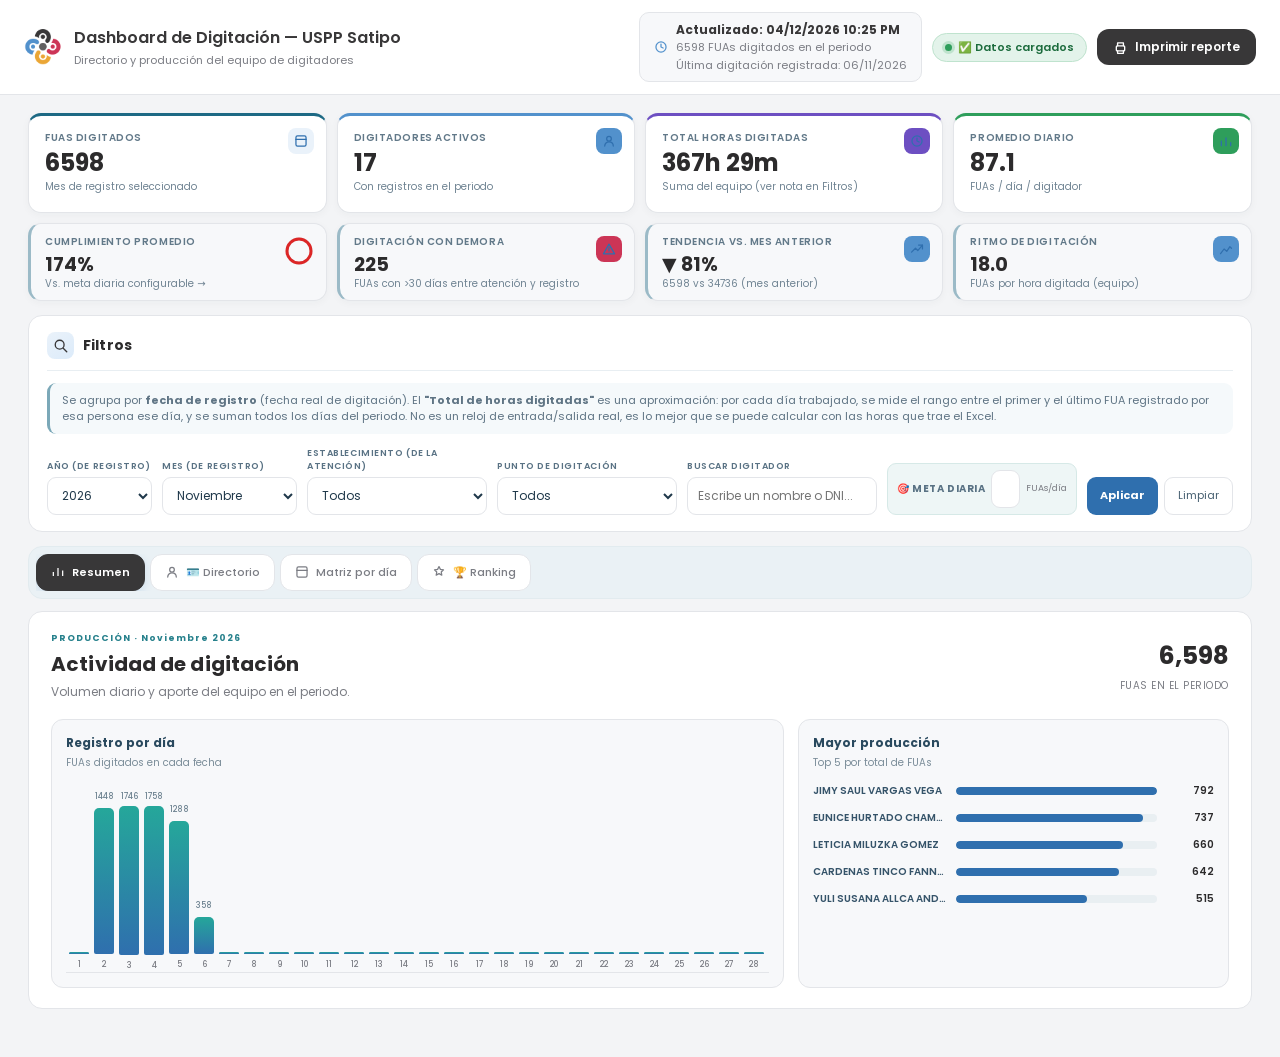
<file: index.html>
<!doctype html>
<html lang="es">
<head>
<meta charset="utf-8">
<title>USPP Satipo | Producción del Digitador</title>
<meta name="viewport" content="width=device-width, initial-scale=1">
<link rel="preconnect" href="https://fonts.googleapis.com">
<link rel="preconnect" href="https://fonts.gstatic.com" crossorigin>
<link href="https://fonts.googleapis.com/css2?family=Poppins:wght@400;500;600;700&display=swap" rel="stylesheet">
<style>
  :root{
    /* — Marca / cromática institucional — */
    --navy:       #383738;   /* azul institucional profundo — cabecera, primario */
    --navy-2:     #25232A;   /* hover del primario */
    --blue:       #255F8C;   /* acciones / enlaces */
    --teal:       #E49C30;   /* acento de datos — series secundarias, focos */
    --azulclaro:  #EAF2FA;   /* fondo suave sobre superficies blancas */

    /* — Semántica (cumplimiento / alertas) — nunca decorativa, siempre funcional — */
    --verde:      #0E9F6E;
    --ambar:      #D97706;
    --rojo:       #DC2626;
    --morado:     #6D4FC2;

    /* — Neutros — */
    --texto:      #101826;
    --muted:      #7b7d84;
    --borde:      #E3E5E9;
    --borde-dato: #E2E6EC;
    --papel:      #F3F4F6;   /* fondo de página — cálido, evoca formato/ficha */
    --blanco:     #FFFFFF;
    --radio:      12px;

    /* — Tipografía — */
    --f-display: 'Space Grotesk', 'Segoe UI', sans-serif;
    --f-cuerpo:  'IBM Plex Sans', 'Segoe UI', Arial, sans-serif;
    --f-dato:    'IBM Plex Mono', 'Consolas', monospace;

    /* alias retro-compatibles usados en reglas más abajo */
    --azul:  var(--navy);
    --azul2: var(--navy-2);
    --azul3: var(--blue);
    --cian:  var(--teal);
    --fondo: var(--papel);
  }
  *{box-sizing:border-box;margin:0;padding:0}
  @media (prefers-reduced-motion: reduce){
    *{animation-duration:0.001ms !important;transition-duration:0.001ms !important}
  }

  body{
    font-family:var(--f-cuerpo);
    background:var(--papel);
    color:var(--texto);
    overflow-x:hidden;
    -webkit-font-smoothing:antialiased;
  }
  h1,h2,h3,.card-titulo,.brand-texto h1,#printTitle{ font-family:var(--f-display); letter-spacing:.1px }
  .kval,.td-total,.td-num,.th-day,.badge-cumpl,.kpi-anual-badge{ font-family:var(--f-dato); font-variant-numeric:tabular-nums }

  /* ══════════════════════════════
     HEADER
  ══════════════════════════════ */
  header{
    position:sticky;top:0;z-index:10;
    background:linear-gradient(180deg,var(--navy) 0%,#25232A 100%);
    padding:13px 22px 15px;
    display:flex;justify-content:space-between;align-items:center;gap:12px;flex-wrap:wrap;
    box-shadow:0 1px 0 rgba(255,255,255,.06) inset, 0 6px 16px -8px rgba(15,42,92,.5);
  }
  header::after{
    content:'';position:absolute;left:0;right:0;bottom:-6px;height:6px;pointer-events:none;
    background-image:url("data:image/svg+xml,%3Csvg xmlns='http://www.w3.org/2000/svg' width='140' height='12' viewBox='0 0 140 12'%3E%3Cpath d='M0 6 L46 6 L52 1 L58 11 L64 6 L140 6' fill='none' stroke='%23E49C30' stroke-width='1.4' stroke-linecap='round' stroke-linejoin='round'/%3E%3C/svg%3E");
    background-repeat:repeat-x;background-size:140px 12px;opacity:.55;
  }
  .brand{display:flex;gap:12px;align-items:center;position:relative}
  .brand img{height:42px;object-fit:contain}
  .brand-logo-fallback{
    width:42px;height:42px;border-radius:11px;flex-shrink:0;
    background:linear-gradient(145deg,var(--teal),var(--navy) 78%);
    display:flex;align-items:center;justify-content:center;
    box-shadow:0 2px 6px rgba(0,0,0,.25);
  }
  .brand-logo-fallback svg{width:24px;height:24px;stroke:#fff}
  .brand-texto h1{font-size:16px;font-weight:700;color:#fff;margin:0;letter-spacing:.1px}
  .brand-texto .sub{font-size:11px;color:#B9C7E6;margin-top:2px}

  .header-derecha{display:flex;gap:10px;align-items:center;flex-wrap:wrap}

  .bloque-fechas{
    background:rgba(255,255,255,.08);
    border:1px solid rgba(255,255,255,.14);
    border-radius:10px;
    padding:7px 14px;
    font-size:11px;
    line-height:1.6;
    display:flex;align-items:center;gap:8px;
    backdrop-filter:blur(2px);
  }
  .bloque-fechas svg{width:14px;height:14px;stroke:#F4C868;flex-shrink:0}
  .bloque-fechas .f1{color:#fff;font-weight:700;font-size:12px;font-family:var(--f-dato)}
  .bloque-fechas .f2{color:#AEBBDA}

  .badge-estado{
    display:inline-flex;align-items:center;gap:6px;
    padding:5px 12px;
    border:1px solid rgba(16,185,129,.4);
    border-radius:999px;
    background:rgba(16,185,129,.14);
    font-size:11px;
    color:#6EE7B7;
    font-weight:600;
  }
  .badge-estado::before{content:'';width:7px;height:7px;border-radius:50%;background:#34D399;flex-shrink:0;box-shadow:0 0 0 3px rgba(52,211,153,.25)}

  .btn-print{
    background:var(--teal);color:#fff;border:none;
    padding:9px 16px;border-radius:10px;
    font-size:12px;font-weight:700;cursor:pointer;
    display:inline-flex;align-items:center;gap:7px;
    transition:background .15s, transform .1s;
  }
  .btn-print svg{width:15px;height:15px;stroke:#fff}
  .btn-print:hover{background:#0AA6BE}
  .btn-print:active{transform:scale(.97)}

  /* ══════════════════════════════
     LAYOUT
  ══════════════════════════════ */
  .wrap{max-width:1600px;margin:0 auto;padding:14px 18px 30px}

  .card{
    background:var(--blanco);
    border:1px solid var(--borde-dato);
    border-radius:var(--radio);
    padding:14px 16px;
    margin-bottom:12px;
    box-shadow:0 1px 2px rgba(16,24,38,.03);
  }
  .card-titulo{
    font-size:13.5px;font-weight:600;color:var(--texto);
    margin-bottom:12px;
    display:flex;align-items:center;gap:9px;
    padding-bottom:8px;
    border-bottom:1px solid var(--borde-dato);
  }
  .card-titulo .icono{
    width:27px;height:27px;border-radius:8px;
    background:linear-gradient(145deg,var(--azulclaro),#DCEBFA);
    color:var(--navy);
    display:flex;align-items:center;justify-content:center;
    flex-shrink:0;
  }
  .card-titulo .icono svg{width:15px;height:15px;stroke:currentColor}
  .card.soft{background:#FAF9F4}

  /* ══════════════════════════════
     KPI CARDS
  ══════════════════════════════ */
  .kpis{
    display:grid;
    grid-template-columns:repeat(4,1fr);
    gap:10px;
    margin-bottom:12px;
  }
  #kpiCards2{grid-template-columns:repeat(3,1fr)}
  @media(max-width:900px){ .kpis{grid-template-columns:repeat(2,1fr)} }
  .kpi{
    position:relative;
    background:var(--blanco);
    border:1px solid var(--borde-dato);
    border-radius:var(--radio);
    padding:14px 44px 14px 16px;
    border-top:3px solid var(--navy);
    box-shadow:0 1px 2px rgba(16,24,38,.04);
    transition:transform .15s, box-shadow .15s;
  }
  .kpi:hover{transform:translateY(-1px);box-shadow:0 6px 16px -8px rgba(16,24,38,.18)}
  .kpi.k2{border-top-color:var(--teal)}
  .kpi.k3{border-top-color:var(--verde)}
  .kpi.k4{border-top-color:var(--morado)}
  .kpi.k5{border-top-color:var(--verde)}
  .kpi.k6{border-top-color:var(--rojo)}
  .kpi.k7{border-top-color:var(--blue)}
  .kpi.k8{border-top-color:var(--teal)}
  .kpi .klabel{font-size:10px;color:var(--muted);text-transform:uppercase;letter-spacing:.5px;margin-bottom:5px;font-weight:600}
  .kpi .kval{font-size:26px;font-weight:700;color:var(--texto);line-height:1}
  .kpi .ksub{font-size:11px;color:var(--muted);margin-top:5px;font-family:var(--f-cuerpo)}
  .kpi .kicon{
    position:absolute;top:12px;right:12px;width:26px;height:26px;border-radius:8px;
    display:flex;align-items:center;justify-content:center;background:var(--navy);color:#fff;
  }
  .kpi .kicon svg{width:14px;height:14px;stroke:currentColor}
  .kpi.k2 .kicon{background:var(--teal)}
  .kpi.k3 .kicon{background:var(--verde)}
  .kpi.k4 .kicon{background:var(--morado)}
  .kpi.k5 .kicon{background:var(--verde)}
  .kpi.k6 .kicon{background:var(--rojo)}
  .kpi.k7 .kicon{background:var(--blue)}
  .kpi.k8 .kicon{background:var(--teal)}

  /* ══════════════════════════════
     CUMPLIMIENTO / ALERTAS / TENDENCIA
  ══════════════════════════════ */
  .badge-cumpl{
    display:inline-flex;align-items:center;justify-content:center;gap:3px;
    padding:2px 8px;border-radius:999px;font-size:10px;font-weight:700;white-space:nowrap;
  }
  .badge-ok{background:#f0fdf4;color:#166534;border:1px solid #bbf7d0}
  .badge-warn{background:#fffbeb;color:#92400e;border:1px solid #fde68a}
  .badge-bad{background:#fef2f2;color:#991b1b;border:1px solid #fecaca}
  .badge-neutral{background:#f1f5f9;color:#7b7d84;border:1px solid var(--borde)}

  .tendencia-up{color:#059669;font-weight:700}
  .tendencia-down{color:#dc2626;font-weight:700}
  .tendencia-flat{color:#94a3b8;font-weight:600}

  /* ══════════════════════════════
     FILTROS
  ══════════════════════════════ */
  .filtros-nota{font-size:11px;color:var(--muted);margin-bottom:10px;line-height:1.5}
  .row{display:flex;gap:10px;flex-wrap:wrap;align-items:flex-end}
  .fg{display:flex;flex-direction:column;gap:4px}
  .fg label{font-size:10px;color:var(--muted);text-transform:uppercase;letter-spacing:.4px;font-weight:600}
  select,input{
    padding:8px 10px;
    border:1px solid #E3E5E9;
    border-radius:9px;
    background:#FBFAF6;
    color:var(--texto);
    font-size:12px;
    font-family:var(--f-cuerpo);
    outline:none;
    transition:border-color .15s, box-shadow .15s;
  }
  select:focus,input:focus{border-color:var(--teal);background:#fff;box-shadow:0 0 0 3px rgba(82,145,204,.18)}
  .btn-ap,.btn-cl,.btn-cargar{
    display:inline-flex;align-items:center;gap:6px;
    font-family:var(--f-cuerpo);
  }
  .btn-ap svg,.btn-cl svg,.btn-cargar svg{width:13px;height:13px;stroke:currentColor;flex-shrink:0}
  .btn-ap{
    background:var(--navy);color:#fff;border:none;
    padding:8px 18px;border-radius:9px;font-size:12px;font-weight:700;cursor:pointer;
    transition:background .15s, transform .1s;
  }
  .btn-ap:hover{background:var(--navy-2)}
  .btn-ap:active{transform:scale(.97)}
  .btn-cl{
    background:#fff;border:1px solid #E3E5E9;color:#7b7d84;
    padding:8px 14px;border-radius:9px;font-size:12px;cursor:pointer;
    transition:background .15s;
  }
  .btn-cl:hover{background:#F3F4F6}
  .muted{color:var(--muted);font-size:11px;line-height:1.4}

  .badge{
    display:inline-block;padding:3px 10px;
    border:1px solid var(--borde-dato);
    border-radius:999px;background:#F6F5F0;font-size:12px;color:var(--texto);
  }

  /* ══════════════════════════════
     GRÁFICOS
  ══════════════════════════════ */
  .grid{display:grid;grid-template-columns:1fr 1fr;gap:12px;margin-top:10px}
  .chartbox{
    border:1px solid var(--borde-dato);border-radius:10px;
    padding:12px;background:#F7F8FA;
  }
  .chartbox-titulo{font-size:11px;font-weight:700;color:var(--muted);text-transform:uppercase;letter-spacing:.4px;margin-bottom:8px}
  .chartbox canvas{height:220px !important;max-height:220px !important}
  @media(max-width:900px){.grid{grid-template-columns:1fr}}

  /* ══════════════════════════════
     KPI ANUAL
  ══════════════════════════════ */
  .kpi-anual-badge{
    display:inline-flex;align-items:center;gap:7px;
    background:var(--azulclaro);
    border:1px solid #E3E5E9;
    border-radius:10px;
    padding:6px 16px;
    font-size:13px;font-weight:700;color:var(--navy);
  }
  .kpi-anual-badge svg{width:14px;height:14px;stroke:currentColor}
  .btn-cargar{
    background:#fff;border:1px solid #E3E5E9;color:#374151;
    padding:7px 14px;border-radius:9px;font-size:12px;cursor:pointer;
    transition:background .15s;
  }
  .btn-cargar:hover{background:#F3F4F6}

  /* ══════════════════════════════
     TABS
  ══════════════════════════════ */
  .tabs{display:flex;gap:8px;flex-wrap:wrap}
  .tab{
    padding:7px 16px 7px 12px;
    border:1px solid var(--borde-dato);
    border-radius:999px;
    background:#fff;
    cursor:pointer;font-size:12px;font-weight:600;color:var(--muted);
    display:inline-flex;align-items:center;gap:7px;
    transition:all .15s;
  }
  .tab svg{width:14px;height:14px;stroke:currentColor}
  .tab:hover{border-color:var(--teal);color:var(--navy)}
  .tab.active{
    background:var(--navy);border-color:var(--navy);
    color:#fff;font-weight:700;
  }

  /* ══════════════════════════════
     RANKING
  ══════════════════════════════ */
  .rk-toolbar{display:flex;align-items:center;gap:10px;flex-wrap:wrap;margin-bottom:8px}
  .rk-metric-label{font-size:11px;font-weight:700;color:var(--muted);text-transform:uppercase;letter-spacing:.4px}
  .rk-metrics{display:flex;gap:6px;flex-wrap:wrap}
  .rk-metric-btn{
    padding:6px 12px;border-radius:999px;border:1px solid #E3E5E9;background:#fff;
    color:var(--muted);font-size:11.5px;font-weight:600;cursor:pointer;transition:all .15s;
  }
  .rk-metric-btn:hover{border-color:var(--teal);color:var(--navy)}
  .rk-metric-btn.active{background:var(--navy);border-color:var(--navy);color:#fff}

  .rk-podio{display:grid;grid-template-columns:1fr 1fr 1fr;gap:12px;margin:14px 0 18px}
  .rk-podio-card{
    position:relative;border-radius:14px;padding:18px 14px 14px;text-align:center;
    border:1px solid var(--borde-dato);background:#fff;overflow:hidden;
  }
  .rk-podio-card.rk-gold{
    order:2;background:linear-gradient(160deg,#FFF7E4,#FCEAC2 60%,#FADD9B);
    border-color:#E9C066;transform:translateY(-10px);box-shadow:0 14px 30px -12px rgba(184,118,21,.45);
  }
  .rk-podio-card.rk-silver{
    order:1;background:linear-gradient(160deg,#F7F8FA,#E7EAEE 60%,#D9DEE5);
    border-color:#C7CDD6;box-shadow:0 10px 22px -12px rgba(30,41,59,.28);
  }
  .rk-podio-card.rk-bronze{
    order:3;background:linear-gradient(160deg,#FBEFE6,#F0D8C4 60%,#E3BE9E);
    border-color:#D6AE85;box-shadow:0 10px 22px -12px rgba(120,72,24,.28);
  }
  .rk-medalla{font-size:30px;line-height:1;margin-bottom:6px}
  .rk-nombre{font-family:var(--f-display);font-weight:700;font-size:14px;color:var(--texto)}
  .rk-profesion{font-size:10.5px;color:var(--muted);text-transform:uppercase;letter-spacing:.4px;margin-top:2px}
  .rk-valor{font-family:var(--f-dato);font-size:28px;font-weight:700;color:#383738;margin:8px 0 2px}
  .rk-sub{font-size:10.5px;color:var(--muted)}
  .rk-msg{
    margin-top:10px;font-size:11px;font-weight:700;color:#8A5A10;
    background:rgba(255,255,255,.6);border-radius:8px;padding:6px 8px;
  }
  .rk-gold .rk-msg{color:#7A4D0A}
  @media(max-width:900px){ .rk-podio{grid-template-columns:1fr} .rk-podio-card{order:0 !important;transform:none !important} }

  .rk-lista{display:flex;flex-direction:column;gap:6px}
  .rk-row{
    display:grid;grid-template-columns:34px 1fr auto 220px;gap:12px;align-items:center;
    padding:9px 12px;border:1px solid var(--borde-dato);border-radius:10px;background:#fff;
  }
  .rk-row:nth-child(odd){background:#F7F8FA}
  .rk-pos{
    width:26px;height:26px;border-radius:50%;background:var(--azulclaro);color:var(--navy);
    display:flex;align-items:center;justify-content:center;font-family:var(--f-dato);font-weight:700;font-size:11px;
  }
  .rk-info-nombre{font-size:12.5px;font-weight:700;color:var(--texto)}
  .rk-info-profesion{font-size:10px;color:var(--muted);text-transform:uppercase;letter-spacing:.3px}
  .rk-stats{display:flex;gap:12px;font-size:11px;color:var(--muted);white-space:nowrap}
  .rk-stats b{color:var(--texto);font-family:var(--f-dato)}
  .rk-aliento{font-size:11px;font-weight:600;color:#2F6FAE;text-align:right}
  @media(max-width:900px){
    .rk-row{grid-template-columns:26px 1fr;grid-template-rows:auto auto}
    .rk-stats,.rk-aliento{grid-column:1 / -1;justify-content:flex-start;text-align:left}
  }

  /* ══════════════════════════════
     TABLAS
  ══════════════════════════════ */
  .scroll{overflow:auto;max-height:560px;border-radius:10px;border:1px solid var(--borde-dato)}
  table{border-collapse:collapse;width:100%;font-size:11px;background:#fff}
  th{
    background:var(--navy);color:#fff;
    padding:7px 7px;text-align:center;white-space:nowrap;
    position:sticky;top:0;z-index:2;font-weight:600;font-size:10.5px;
    letter-spacing:.3px;
  }
  th.left{text-align:left;font-family:var(--f-cuerpo)}
  th.th-total{background:#25232A}
  th.th-day{font-family:var(--f-dato);font-weight:500;color:#D6E4F2}
  td{
    border-bottom:1px solid #F3F4F6;
    padding:4px 6px;text-align:center;
    white-space:nowrap;color:#33404E;font-size:11px;
  }
  tr:nth-child(even) td{background:#FAF9F5}
  tr:hover td{background:var(--azulclaro) !important}
  .left{text-align:left}
  .td-eess{text-align:left !important;font-weight:600;color:var(--texto);max-width:160px;overflow:hidden;text-overflow:ellipsis;font-family:var(--f-cuerpo);background:#fff}
  .td-prof{text-align:left !important;color:var(--texto);font-weight:500;font-family:var(--f-cuerpo);background:#fff}
  .td-prof-tipo{text-align:left !important;color:var(--muted);font-family:var(--f-cuerpo)}
  .td-total{font-weight:700;color:var(--navy);font-size:12px}
  .td-num{color:#33404E}

  /* ══════════════════════════════
     COLUMNAS FIJAS (Establecimiento + Personal)
     No requieren cálculo de ancho: cada .sticky-col fija su propio
     borde izquierdo relativo a la anterior mediante --sticky-left.
  ══════════════════════════════ */
  .sticky-col{position:sticky;z-index:1;left:var(--sticky-left,0)}
  th.sticky-col{z-index:3}
  .sticky-col.sticky-last{box-shadow:4px 0 6px -4px rgba(16,24,38,.18)}
  .th-eess,.td-eess{width:150px;max-width:150px}
  .th-prof,.td-prof{width:135px;max-width:135px;overflow:hidden;text-overflow:ellipsis}
  @media print{
    .sticky-col{position:static !important;box-shadow:none !important}
  }

  /* Heatmap — escala teal → navy (misma familia del acento de datos) */
  .c-hot{background:var(--navy) !important;color:#fff !important;font-weight:700;border-radius:4px}
  .c-med{background:#CFE2F3 !important;color:#1F4E80 !important;font-weight:600;border-radius:4px}
  .c-low{background:#EAF6F8 !important;color:#0A6E80 !important;border-radius:4px}
  .c-alert{
    position:relative;
    background:#FCE2E2 !important;color:#7f1d1d !important;font-weight:800;
    border-radius:4px;box-shadow:inset 0 0 0 1.5px var(--rojo);
  }
  .c-alert::before{
    content:'';position:absolute;top:-2px;left:50%;transform:translateX(-50%);
    width:0;height:0;border-left:3px solid transparent;border-right:3px solid transparent;
    border-bottom:4px solid var(--rojo);
  }

  .leyenda{display:flex;gap:14px;margin-top:8px;font-size:10px;color:var(--muted);flex-wrap:wrap}
  .leyenda span{display:flex;align-items:center;gap:5px}
  .leyenda-dot{width:10px;height:10px;border-radius:2px;display:inline-block;border:1px solid rgba(16,24,38,.12)}

  button:focus-visible,.tab:focus-visible,select:focus-visible,input:focus-visible{
    outline:2px solid var(--teal);outline-offset:2px;
  }
  @keyframes fadeInUp{ from{opacity:0;transform:translateY(4px)} to{opacity:1;transform:translateY(0)} }
  .anim-fadein{ animation:fadeInUp .22s ease }

  /* ══════════════════════════════
     ESQUELETO DE CARGA
  ══════════════════════════════ */
  @keyframes skeletonShimmer{ 0%{background-position:-200px 0} 100%{background-position:200px 0} }
  .kval.skeleton{
    color:transparent !important;
    background:linear-gradient(90deg,#EEF0F3 25%,#F3F4F6 37%,#EEF0F3 63%);
    background-size:400px 100%;
    animation:skeletonShimmer 1.4s ease infinite;
    border-radius:6px;
    display:inline-block;
    min-width:46px;
  }
  @media (prefers-reduced-motion: reduce){
    .kval.skeleton{animation:none;background:#EEF0F3}
  }

  /* ══════════════════════════════
     ANILLO DE PROGRESO (KPI cumplimiento)
  ══════════════════════════════ */
  .kpi .kpi-ring{position:absolute;top:10px;right:10px;width:34px;height:34px}
  .kpi .kpi-ring circle{transition:stroke-dashoffset .6s ease, stroke .3s ease}

  /* ══════════════════════════════
     IMPRESIÓN
  ══════════════════════════════ */
  #printHeader,#printFooter{display:none}
  #printFiltroBanner{display:none}

  @media print{
    @page{ size:A4 landscape; margin:9mm 8mm; }
    body{background:#fff}
    header,.no-print{display:none !important}
    .card{margin:0 0 8px 0;box-shadow:none;background:#fff;border:1px solid #e5e7eb;border-radius:6px}
    .scroll{max-height:none;overflow:visible;border:0}
    .kpis{grid-template-columns:repeat(4,1fr)}

    /* Reporte individual de un profesional: es su comprobante mensual de FUAS,
       no un informe gerencial anual → se oculta el bloque de histórico por año. */
    body.print-personal #cardReporteAnual{display:none !important}
    body.print-personal .card{margin:0 0 6px 0}

    #printHeader{
      display:flex !important;gap:12px;align-items:center;
      margin-bottom:8px;padding-bottom:8px;
      border-bottom:2px solid #383738;
    }
    #printHeader img{height:46px}
    #printTitle{margin:0;font-size:16px;font-weight:700;color:#383738;letter-spacing:.2px;font-family:'Space Grotesk','Segoe UI',sans-serif}
    #printSub{font-size:10.5px;color:#374151;margin-top:3px;font-weight:600}
    #printFechas{font-size:9.5px;color:#7b7d84;margin-top:2px}
    #printKPIs span{-webkit-print-color-adjust:exact;print-color-adjust:exact}

    #printFiltroBanner{
      display:flex !important;gap:22px;flex-wrap:wrap;align-items:center;
      margin:0 0 9px 0;padding:8px 14px;
      background:#EAF2FA;border:1px solid #E3E5E9;border-left:5px solid #383738;
      border-radius:7px;
      -webkit-print-color-adjust:exact;print-color-adjust:exact;
    }
    .pf-item{display:flex;align-items:center;gap:7px}
    .pf-item svg{width:15px;height:15px;stroke:#383738;flex-shrink:0}
    .pf-item .pf-tx{display:flex;flex-direction:column;gap:0}
    .pf-item .pf-label{font-size:8px;text-transform:uppercase;letter-spacing:.5px;color:#2F6FAE;font-weight:700}
    .pf-item .pf-value{font-size:14.5px;font-weight:700;color:#383738;font-family:'Space Grotesk','Segoe UI',sans-serif;line-height:1.25}
    .pf-item .pf-value.pf-todos{color:#7b7d84;font-weight:600;font-size:12.5px;font-family:'IBM Plex Sans',sans-serif}
    .pf-desglose{
      flex-basis:100%;font-size:9.5px;color:#383738;line-height:1.5;
      margin-top:2px;padding-top:6px;border-top:1px dashed #E3E5E9;
    }

    #printFooter{
      display:block !important;
      margin-top:8px;padding-top:6px;
      border-top:1px solid #e5e7eb;
      font-size:9.5px;color:#7b7d84;text-align:center;
    }

    #img_c_anio_mes,#img_c_years_total{display:block !important}
    #c_anio_mes,#c_years_total{display:none !important}

    /* Repetir encabezado de tabla en cada página + no partir filas */
    table{font-size:9.5px}
    thead{display:table-header-group}
    tbody{display:table-row-group}
    tr{page-break-inside:avoid;break-inside:avoid}

    th{background:#383738 !important;color:#fff !important;-webkit-print-color-adjust:exact;print-color-adjust:exact}
    th.th-total{background:#25232A !important}
    th.th-day{color:#D6E4F2 !important}
    .c-hot{background:#383738 !important;color:#fff !important;-webkit-print-color-adjust:exact;print-color-adjust:exact}
    .c-med{background:#CFE2F3 !important;color:#1F4E80 !important;-webkit-print-color-adjust:exact;print-color-adjust:exact}
    .c-alert{background:#FCE2E2 !important;color:#7f1d1d !important;-webkit-print-color-adjust:exact;print-color-adjust:exact}
    .badge-ok,.badge-warn,.badge-bad,.badge-neutral{-webkit-print-color-adjust:exact;print-color-adjust:exact}
    .kpi{border-top-width:3px;-webkit-print-color-adjust:exact;print-color-adjust:exact}

    .rk-toolbar{display:none !important}
    .rk-podio-card{-webkit-print-color-adjust:exact;print-color-adjust:exact;break-inside:avoid;transform:none !important}
    .rk-row{break-inside:avoid;-webkit-print-color-adjust:exact;print-color-adjust:exact}
  }
</style>
<style>
  /* ══════════════════════════════
     IDENTIDAD PROPIA — Producción del Digitador
     (mismo header/marca institucional, pero con su propio lenguaje visual:
     directorio de tarjetas con avatar, en vez de solo matriz tipo hoja de cálculo)
  ══════════════════════════════ */
  :root{
    --avatar-m-1:#5291CC; --avatar-m-2:#383738;
    --avatar-f-1:#F0A8C4; --avatar-f-2:#C44E82;
    --avatar-x-1:#B9BEC7; --avatar-x-2:#767C88;
  }
  .meta-box{display:flex;align-items:center;gap:8px;background:var(--azulclaro);border:1px solid #E3E5E9;border-radius:10px;padding:8px 12px}
  .meta-box label{font-size:11px;font-weight:700;color:var(--navy);white-space:nowrap}
  .meta-box input{width:70px;padding:5px 8px;border:1px solid #E3E5E9;border-radius:7px;font-family:var(--f-dato);font-weight:700;text-align:center}
  .meta-box .hintm{font-size:10px;color:var(--muted)}
  .nav-secundario{
    display:inline-flex;align-items:center;gap:6px;padding:8px 14px;border-radius:10px;
    border:1px solid #E3E5E9;background:#fff;color:var(--navy);font-size:12.5px;font-weight:700;
    text-decoration:none;cursor:pointer;
  }
  .nav-secundario:hover{border-color:var(--navy)}

  /* ---- Avatar (placeholder por género — reemplazable por foto real) ---- */
  .avatar{
    width:64px;height:64px;border-radius:50%;flex-shrink:0;position:relative;
    display:flex;align-items:center;justify-content:center;
    box-shadow:0 4px 10px rgba(0,0,0,.15);border:3px solid #fff;outline:1px solid #EEF0F3;
  }
  .avatar-m{background:linear-gradient(150deg,var(--avatar-m-1),var(--avatar-m-2))}
  .avatar-f{background:linear-gradient(150deg,var(--avatar-f-1),var(--avatar-f-2))}
  .avatar-x{background:linear-gradient(150deg,var(--avatar-x-1),var(--avatar-x-2))}
  .avatar svg{width:60%;height:60%;stroke:#fff;fill:none;stroke-width:1.6;opacity:.95}
  .avatar-sm{width:38px;height:38px;border-width:2px}
  .avatar-lg{width:84px;height:84px}
  .avatar-photo-hint{
    position:absolute;bottom:-3px;right:-3px;width:20px;height:20px;border-radius:50%;
    background:#fff;border:1.5px solid #E3E5E9;display:flex;align-items:center;justify-content:center;font-size:10px;
  }

  /* ---- Directorio (grid de tarjetas de personal) ---- */
  .dir-grid{display:grid;grid-template-columns:repeat(auto-fill,minmax(260px,1fr));gap:14px}
  .dir-card{
    background:#fff;border:1px solid var(--borde-dato);border-radius:16px;padding:16px;
    display:flex;gap:12px;position:relative;overflow:hidden;transition:transform .15s,box-shadow .15s;
  }
  .dir-card:hover{transform:translateY(-3px);box-shadow:0 12px 26px -14px rgba(20,25,20,.25)}
  .dir-card::before{content:"";position:absolute;top:0;left:0;width:5px;height:100%}
  .dir-card.g-m::before{background:linear-gradient(var(--avatar-m-1),var(--avatar-m-2))}
  .dir-card.g-f::before{background:linear-gradient(var(--avatar-f-1),var(--avatar-f-2))}
  .dir-card.g-x::before{background:linear-gradient(var(--avatar-x-1),var(--avatar-x-2))}
  .dir-rank{
    position:absolute;top:10px;right:10px;font-size:11px;font-weight:800;
    padding:2px 8px;border-radius:999px;font-family:var(--f-dato);
  }
  .dir-rank.r1{background:#FCEAC2;color:#7A4D0A}
  .dir-rank.r2{background:#E7EAEE;color:#3A4250}
  .dir-rank.r3{background:#F0D8C4;color:#7A4310}
  .dir-body{flex:1;min-width:0}
  .dir-name{font-family:var(--f-display);font-weight:700;font-size:13.5px;color:var(--texto);line-height:1.25;padding-right:46px}
  .dir-cargo{font-size:10.5px;color:var(--muted);margin-top:1px}
  .dir-punto{font-size:10px;color:var(--muted);margin-top:1px;display:flex;align-items:center;gap:3px}
  .dir-stats{display:flex;gap:10px;margin-top:9px;flex-wrap:wrap}
  .dir-stat{display:flex;flex-direction:column}
  .dir-stat b{font-family:var(--f-dato);font-size:14px;color:var(--navy)}
  .dir-stat span{font-size:9px;color:var(--muted);text-transform:uppercase;letter-spacing:.3px}
  .dir-empty{grid-column:1/-1;text-align:center;padding:30px;color:var(--muted)}
  .dir-legend{display:flex;gap:16px;flex-wrap:wrap;align-items:center;margin-bottom:14px;font-size:11.5px;color:var(--muted)}
  .dir-legend span{display:inline-flex;align-items:center;gap:5px}
  .dir-legend i{width:12px;height:12px;border-radius:50%;display:inline-block}

  /* Ranking: variante con avatar (además del podio ya existente) */
  .rk-podio-card .avatar{margin:0 auto 8px}
  .rk-row .avatar-sm{margin-right:2px}
  .rk-row{grid-template-columns:34px 38px 1fr auto 220px}
</style>
<style>
/* Rediseño UX/UI — producción del equipo */
:root{--navy:#2c2b2c;--navy-2:#102f49;--blue:#2F6FAE;--teal:#5291CC;--azulclaro:#EAF2FA;--papel:#F3F4F6;--borde-dato:#E3E5E9;--texto:#172b3a;--muted:#667b8b;--radio:14px}
body{background:#F3F4F6;color:#172b3a;font-size:14px}
header{background:#123954;padding:10px clamp(16px,3vw,42px);min-height:66px;box-shadow:0 4px 18px rgba(17,48,72,.12)}
header::after{height:3px;bottom:-3px;background:linear-gradient(90deg,#17a49a,#b7d7d9 55%,transparent)}
.brand img,.brand-logo-fallback{height:38px;width:38px}.brand-texto h1{font-size:16px;letter-spacing:0}.brand-texto .sub{font-size:11px;color:#c7dae4}
.wrap{max-width:1480px;padding:18px clamp(14px,2.2vw,32px) 34px}
.card{border:1px solid #E3E5E9;border-radius:14px;padding:16px 18px;margin-bottom:14px;box-shadow:0 3px 12px rgba(20,50,70,.035)}
.card-titulo{font-size:14px;font-weight:700;color:#2c2b2c;padding-bottom:11px;margin-bottom:12px;border-bottom:1px solid #e8eef2}
.kpis{gap:10px;margin-bottom:10px;grid-template-columns:repeat(4,minmax(0,1fr))}
.kpi{min-height:100px;padding:14px 42px 12px 16px;border:1px solid #E3E5E9;border-top:3px solid #1d6984;border-radius:13px;box-shadow:0 2px 8px rgba(20,50,70,.035);transition:box-shadow .16s,transform .16s}
.kpi:hover{transform:translateY(-1px);box-shadow:0 7px 18px rgba(20,50,70,.08)}
.kpi .klabel{font-size:10px;letter-spacing:.55px;color:#627989}.kpi .kval{font-size:24px;color:#2c2b2c}.kpi .ksub{font-size:10px;color:#708493;line-height:1.35}
.kpi .kicon{background:#EAF2FA;color:#2F6FAE}.kpi .kpi-ring{width:30px;height:30px}
.kpis-secondary{grid-template-columns:repeat(4,minmax(0,1fr));margin-top:0;margin-bottom:14px}
.kpis-secondary .kpi{min-height:74px;padding:10px 38px 9px 14px;background:#F7F8FA;border-top:1px solid #E3E5E9;border-left:3px solid #9bbac7}
.kpis-secondary .kval{font-size:19px}.kpis-secondary .ksub{margin-top:3px}.kpis-secondary .kpi-ring{top:12px;right:12px}
.filtros-nota{padding:9px 12px;border-radius:9px;background:#f5f9fb;border-left:3px solid #7ba8b8;margin-bottom:13px;font-size:11px;color:#5f7484}
.row{display:grid;grid-template-columns:minmax(105px,.75fr) minmax(135px,.9fr) minmax(180px,1.2fr) minmax(180px,1.2fr) minmax(190px,1.25fr) auto auto;gap:10px;align-items:end}
.fg{min-width:0!important}.fg label{font-size:9px;letter-spacing:.55px;color:#597284}.fg select,.fg input{height:38px;border:1px solid #E3E5E9;border-radius:9px;padding:8px 10px;background:#fff;color:#20394b;font-size:12px;min-width:0;max-width:100%}
.fg select:focus,.fg input:focus,.meta-box input:focus{outline:3px solid rgba(21,156,148,.15);border-color:#5291CC}
.meta-box{min-height:38px;border-radius:9px;background:#eef6f6;border-color:#d6e9e7;padding:6px 9px;gap:6px}.meta-box label{font-size:10px}.meta-box input{width:54px}.meta-box .hintm{font-size:9px}
.btn-ap,.btn-cl{height:38px;border-radius:9px;padding:8px 13px;font-size:11px}.btn-ap{background:#2F6FAE}.btn-ap:hover{background:#124c63}.btn-cl{border-color:#E3E5E9;color:#486172}
.card.soft{background:#eaf1f5;border:1px solid #e2ebef;padding:7px;margin-bottom:12px;box-shadow:none}
.tabs{gap:5px;overflow-x:auto;flex-wrap:nowrap}.tab{white-space:nowrap;padding:9px 14px;border-radius:9px;font-size:11px}.tab.active{background:#2F6FAE;border-color:#2F6FAE;box-shadow:0 3px 8px rgba(82,145,204,.18)}
.dir-grid{grid-template-columns:repeat(auto-fill,minmax(285px,1fr));gap:10px}
.dir-card{border:1px solid #E3E5E9;border-radius:12px;padding:12px 13px;gap:10px;min-height:124px;box-shadow:0 2px 8px rgba(20,50,70,.025)}
.dir-card:hover{transform:translateY(-1px);box-shadow:0 7px 16px rgba(20,50,70,.07)}.dir-card::before{width:3px;background:#5b9caf!important}
.avatar{width:46px;height:46px;border:0;outline:0;box-shadow:none}.avatar svg{width:52%;height:52%}.avatar-photo-hint{width:16px;height:16px;font-size:8px;border-color:#E3E5E9}
.dir-name{font-size:12px;line-height:1.35;padding-right:38px}.dir-cargo{font-size:10px;color:#577082}.dir-punto{font-size:9px;color:#718491}.dir-stats{gap:0;justify-content:space-between;border-top:1px solid #edf1f3;padding-top:7px;margin-top:7px}.dir-stat{min-width:52px}.dir-stat b{font-size:13px;color:#2c2b2c}.dir-stat span{font-size:8px;letter-spacing:.4px}
.scroll{border-color:#E3E5E9;border-radius:10px;max-height:540px}table{font-size:10.5px}th{font-size:10px;padding:8px 7px}td{padding:6px 7px}
.rk-toolbar{padding:10px;border:1px solid #EEF0F3;border-radius:10px;background:#f8fafb}.rk-metric-btn{border-color:#d7e2e8;font-size:10.5px}.rk-metric-btn.active{background:#2F6FAE;border-color:#2F6FAE}.rk-podio{gap:10px;margin:12px 0}.rk-podio-card{border:1px solid #e2e9ed;border-radius:12px;padding:14px 12px}.rk-valor{font-size:23px!important}.rk-row{border-radius:10px;padding:8px 10px;grid-template-columns:28px 34px minmax(150px,1fr) auto minmax(180px,220px)}.rk-info-nombre{font-size:11px}.rk-stats{font-size:10px;gap:9px}
button,select,input{font-family:inherit}button:focus-visible,.tab:focus-visible{outline:3px solid rgba(21,156,148,.35);outline-offset:2px}
@media(max-width:1100px){.row{grid-template-columns:repeat(3,minmax(0,1fr))}.dir-grid{grid-template-columns:repeat(auto-fill,minmax(260px,1fr))}.rk-row{grid-template-columns:24px 32px minmax(120px,1fr) auto}.rk-aliento{display:none}}
@media(max-width:700px){header{padding:10px 14px}.header-derecha{width:100%;justify-content:space-between}.bloque-fechas{padding:6px 9px}.wrap{padding:12px 10px 24px}.kpis,.kpis-secondary{grid-template-columns:repeat(2,minmax(0,1fr));gap:8px}.kpi{min-height:92px;padding:12px 34px 10px 12px}.kpi .kval{font-size:21px}.kpi .ksub{font-size:9px}.row{grid-template-columns:repeat(2,minmax(0,1fr))}.row>.fg:nth-child(3),.row>.fg:nth-child(4),.row>.fg:nth-child(5){grid-column:span 2}.row>.fg:nth-last-child(2){grid-column:span 2}.row>div:last-child{grid-column:span 2;display:flex!important}.row>div:last-child button{flex:1}.card{padding:13px}.dir-grid{grid-template-columns:1fr}.rk-row{grid-template-columns:24px 32px minmax(0,1fr)}.rk-stats{grid-column:2/-1;flex-wrap:wrap;white-space:normal}.rk-podio{grid-template-columns:1fr}.rk-podio-card{padding:12px}}
@media(prefers-reduced-motion:reduce){*,*::before,*::after{scroll-behavior:auto!important;transition:none!important}}
</style><style>
/* La fotografía de personal debe prevalecer sobre los colores del avatar */
.avatar{background-color:#dce8ee!important;}
.avatar.avatar-m:not([style*="background-image"]){background:linear-gradient(150deg,#5291CC,#383738)}
.avatar.avatar-f:not([style*="background-image"]){background:linear-gradient(150deg,#F0A8C4,#C44E82)}
.avatar.avatar-x:not([style*="background-image"]){background:linear-gradient(150deg,#B9BEC7,#767C88)}
.resumen-card{padding:20px 22px}.resumen-heading{display:flex;justify-content:space-between;align-items:center;gap:20px;margin-bottom:18px}.resumen-heading h2{font-size:20px;color:#2c2b2c;margin:4px 0}.resumen-heading p{font-size:12px;color:#7b7d84}.eyebrow{font-size:9px;font-weight:700;color:#27818c;letter-spacing:1px}.resumen-total{text-align:right;white-space:nowrap}.resumen-total strong{display:block;font:700 25px var(--f-dato);color:#2c2b2c}.resumen-total span{font-size:10px;text-transform:uppercase;letter-spacing:.5px;color:#7b7d84}.resumen-graficos{display:grid;grid-template-columns:minmax(0,1.7fr) minmax(270px,1fr);gap:14px}.mini-panel{border:1px solid #E3E5E9;border-radius:12px;padding:14px;background:#F7F8FA;min-width:0}.mini-title{font-size:12px;font-weight:700;color:#29495e;margin-bottom:12px}.mini-title span{display:block;margin-top:3px;font-size:10px;font-weight:400;color:#7b8d99}.chart-dias{display:flex;align-items:flex-end;gap:5px;height:190px;overflow-x:auto;padding:8px 3px 0;border-bottom:1px solid #E3E5E9}.dia-col{height:100%;min-width:20px;flex:1;display:flex;flex-direction:column;justify-content:flex-end;align-items:center;gap:5px}.dia-col b{font:500 8px var(--f-dato);color:#6d8290;min-height:10px}.dia-col i{display:block;width:min(100%,20px);min-height:2px;background:linear-gradient(180deg,#25a79a,#2F6FAE);border-radius:5px 5px 2px 2px;transition:height .2s}.dia-col span{font:500 8px var(--f-dato);color:#7b7d84;height:13px}.chart-top{display:flex;flex-direction:column;gap:11px}.top-item{display:grid;grid-template-columns:minmax(94px,1fr) minmax(70px,1.5fr) 48px;align-items:center;gap:9px}.top-name{font-size:10px;font-weight:600;color:#355369;white-space:nowrap;overflow:hidden;text-overflow:ellipsis}.top-track{height:8px;border-radius:99px;background:#e9eff2;overflow:hidden}.top-track i{display:block;height:100%;border-radius:99px;background:#2F6FAE}.top-value{text-align:right;font:600 10px var(--f-dato);color:#2c2b2c}.top-empty{padding:18px;text-align:center;color:#7b7d84;font-size:11px}
@media(max-width:850px){.resumen-graficos{grid-template-columns:1fr}.chart-dias{height:150px}}
@media(max-width:600px){.resumen-card{padding:14px}.resumen-heading{align-items:flex-start}.resumen-heading h2{font-size:17px}.resumen-total strong{font-size:20px}.mini-panel{padding:11px}.top-item{grid-template-columns:minmax(88px,1fr) minmax(45px,1.2fr) 42px}}
</style><style>
.dir-card{cursor:pointer;text-align:left;font:inherit}.dir-card:focus-visible{outline:3px solid rgba(21,156,148,.5);outline-offset:2px}.dir-card .dir-body::after{content:"Abrir ficha →";display:inline-block;margin-top:7px;font-size:9px;font-weight:700;color:#2F6FAE;letter-spacing:.2px}
.profile-dialog{position:fixed;inset:0;margin:auto;width:min(600px,calc(100vw - 28px));max-height:min(88vh,760px);overflow:auto;border:0;border-radius:18px;padding:24px;background:#fff;color:#172b3a;box-shadow:0 24px 90px rgba(12,35,52,.28)}.profile-dialog::backdrop{background:rgba(15,35,50,.58);backdrop-filter:blur(3px)}.profile-close{position:absolute;top:12px;right:14px;width:36px;height:36px;border:1px solid #E3E5E9;border-radius:50%;background:#fff;color:#476274;font-size:24px;line-height:1;cursor:pointer}.profile-top{display:flex;align-items:center;gap:16px;padding:4px 36px 18px 0;border-bottom:1px solid #EEF0F3}.profile-photo{width:88px;height:88px;flex:0 0 88px;border-radius:50%;overflow:hidden;background:#eaf2f5;border:4px solid #f1f5f7;display:grid;place-items:center}.profile-photo img{width:100%;height:100%;object-fit:cover}.profile-photo svg{width:38px;height:38px;stroke:#7293a4;fill:none;stroke-width:1.5}.profile-heading h2{margin:5px 0 3px;font:700 20px var(--f-display);color:#2c2b2c}.profile-role{font-size:12px;color:#6b7f8d}.profile-badges{display:flex;flex-wrap:wrap;gap:7px;padding:14px 0}.profile-badge{border-radius:999px;background:#eef5f7;color:#34576a;padding:6px 10px;font-size:10px;font-weight:600}.profile-stats{display:grid;grid-template-columns:repeat(3,minmax(0,1fr));gap:9px}.profile-stat{padding:12px;border:1px solid #e5edf1;border-radius:11px;background:#F7F8FA}.profile-stat strong{display:block;font:700 19px var(--f-dato);color:#2c2b2c}.profile-stat span{display:block;margin-top:4px;font-size:9px;color:#7b7d84;text-transform:uppercase;letter-spacing:.45px}.profile-footnote{margin:14px 0 0;padding:10px 12px;border-radius:9px;background:#f5f8fa;color:#71818b;font-size:10px;line-height:1.5}
@media(max-width:480px){.profile-dialog{padding:18px}.profile-photo{width:70px;height:70px;flex-basis:70px}.profile-heading h2{font-size:16px}.profile-stats{grid-template-columns:repeat(2,minmax(0,1fr))}.profile-stat{padding:10px}.profile-stat strong{font-size:16px}}
</style><style>
.profile-dialog{width:min(900px,calc(100vw - 36px));padding:24px}.profile-layout{display:grid;grid-template-columns:minmax(0,1.2fr) minmax(260px,.8fr);gap:22px;align-items:stretch}.profile-main{min-width:0;display:flex;flex-direction:column}.profile-heading{padding:3px 38px 13px 0;border-bottom:1px solid #EEF0F3}.profile-heading h2{font-size:21px}.profile-badges{padding:12px 0}.profile-stats{grid-template-columns:repeat(2,minmax(0,1fr));align-content:start}.profile-photo{grid-column:auto;grid-row:auto;width:100%;height:100%;min-height:390px;border-radius:14px;border:0;box-shadow:inset 0 0 0 1px rgba(23,63,95,.08)}.profile-photo img{width:100%;height:100%;min-height:390px;object-fit:cover}.profile-footnote{margin-top:16px}.profile-close{z-index:2}
@media(max-width:680px){.profile-dialog{width:min(520px,calc(100vw - 24px));padding:18px}.profile-layout{grid-template-columns:1fr;gap:12px}.profile-heading{padding-right:36px}.profile-heading h2{font-size:18px}.profile-photo{grid-row:auto;min-height:260px;height:260px}.profile-photo img{min-height:260px}.profile-stats{grid-template-columns:repeat(2,minmax(0,1fr))}}

/* ===== Diseño del tablero de producción (solo pantalla; la impresión no cambia) ===== */
@media screen{
:root{--navy:#383738;--navy-2:#2c2b2c;--blue:#5291CC;--teal:#5291CC;--azulclaro:#EAF2FA;--verde:#2E9E5B;--ambar:#EAA636;--rojo:#CC3556;--texto:#383738;--muted:#7b7d84;--borde:#E3E5E9;--borde-dato:#E3E5E9;--papel:#F3F4F6;--radio:14px;--f-display:'Poppins','Segoe UI',system-ui,sans-serif;--f-cuerpo:'Poppins','Segoe UI',system-ui,sans-serif;--f-dato:'Poppins','Segoe UI',system-ui,sans-serif}
body{font-size:13.5px;background:#F3F4F6}
header{background:#fff;box-shadow:none;border-bottom:1px solid #E3E5E9;padding:12px 24px}
header::after{display:none}
.brand img{height:40px}
.brand-texto h1{color:#383738;font-weight:600}.brand-texto .sub{color:#7b7d84}
.bloque-fechas{background:#F7F8FA;border:1px solid #E3E5E9;backdrop-filter:none}.bloque-fechas svg{stroke:#5291CC}.bloque-fechas .f1{color:#383738}.bloque-fechas .f2{color:#7b7d84}
.badge-estado{background:#E3F3EA;border-color:#BFE3CE;color:#1B6B3C}.badge-estado::before{background:#2E9E5B;box-shadow:0 0 0 3px rgba(46,158,91,.2)}
.btn-print{background:#383738;border-radius:12px;font-weight:600}.btn-print:hover{background:#2c2b2c}
.card{box-shadow:none;border-radius:14px}
.tab{border-radius:12px;font-weight:500}.tab.active{background:#383738;border-color:#383738;color:#fff;font-weight:600}.tab:hover{border-color:#5291CC;color:#383738}.tab.active:hover{color:#fff}
select,input{border-radius:10px}
select:focus,input:focus{border-color:#5291CC;box-shadow:0 0 0 3px rgba(82,145,204,.18)}
.c-hot{background:#2F6FAE!important;color:#fff!important}.c-med{background:#CFE2F3!important;color:#1F4E80!important}
}
</style></head>
<body>

<header>
  <div class="brand">
    <img src="assets/logo-uspp-marca.png" alt="USPP Satipo" id="logoImg"
         onerror="this.style.display='none';document.getElementById('logoFallback').style.display='flex'">
    <div class="brand-logo-fallback" id="logoFallback" style="display:none">
      <svg viewBox="0 0 24 24" fill="none" stroke="currentColor" stroke-width="1.8" stroke-linecap="round" stroke-linejoin="round">
        <path d="M2 13h4l2 6 4-13 2 7h8"/>
      </svg>
    </div>
    <div class="brand-texto">
      <h1>Dashboard de Digitación — USPP Satipo</h1>
      <div class="sub">Directorio y producción del equipo de digitadores</div>
    </div>
  </div>

  <div class="header-derecha">
    <div class="bloque-fechas">
      <svg viewBox="0 0 18 18" fill="none" stroke="currentColor" stroke-width="1.6" stroke-linecap="round" stroke-linejoin="round"><circle cx="9" cy="9" r="6.5"/><path d="M9 5.3V9l2.7 1.3"/></svg>
      <div>
        <div class="f1" id="fechaActualizacion">Actualizado: cargando…</div>
        <div class="f2" id="fechaDigitacion">—</div>
        <div class="f2" id="ultimaFechaDig">—</div>
      </div>
    </div>
    <div class="badge-estado" id="estado">Cargando…</div>
    <button class="btn-print" onclick="window.print()">
      <svg viewBox="0 0 18 18" fill="none" stroke="currentColor" stroke-width="1.6" stroke-linecap="round" stroke-linejoin="round"><rect x="4" y="7" width="10" height="6" rx="1"/><path d="M5.5 7V3.5h7V7"/><path d="M5.5 13v3h7v-3"/></svg>
      Imprimir reporte
    </button>
  </div>
</header>

<div class="wrap">

  <div id="printHeader">
    <img src="logo.png" alt="USPP Satipo" onerror="this.style.display='none'">
    <div>
      <p id="printTitle">PRODUCCIÓN DEL DIGITADOR — USPP SATIPO</p>
      <div id="printSub"></div>
      <div id="printFechas"></div>
    </div>
  </div>

  <div id="printFiltroBanner"></div>

  <!-- KPIs -->
  <div class="kpis no-print">
    <div class="kpi">
      <div class="kicon"><svg viewBox="0 0 18 18" fill="none" stroke="currentColor" stroke-width="1.6" stroke-linecap="round" stroke-linejoin="round"><rect x="2.5" y="2.5" width="13" height="13" rx="2"/><line x1="2.5" y1="7" x2="15.5" y2="7"/></svg></div>
      <div class="klabel">FUAs digitados</div>
      <div class="kval skeleton" id="kpiTotal" data-raw-val="0">00</div>
      <div class="ksub">Mes de registro seleccionado</div>
    </div>
    <div class="kpi k2">
      <div class="kicon"><svg viewBox="0 0 18 18" fill="none" stroke="currentColor" stroke-width="1.6" stroke-linecap="round" stroke-linejoin="round"><circle cx="9" cy="6" r="3"/><path d="M3.5 15.5c0-3.3 2.5-5.3 5.5-5.3s5.5 2 5.5 5.3"/></svg></div>
      <div class="klabel">Digitadores activos</div>
      <div class="kval skeleton" id="kpiProfs" data-raw-val="0">00</div>
      <div class="ksub">Con registros en el periodo</div>
    </div>
    <div class="kpi k4">
      <div class="kicon"><svg viewBox="0 0 18 18" fill="none" stroke="currentColor" stroke-width="1.6" stroke-linecap="round" stroke-linejoin="round"><circle cx="9" cy="9" r="6.5"/><path d="M9 5.3V9l2.7 1.3"/></svg></div>
      <div class="klabel">Total horas digitadas</div>
      <div class="kval skeleton" id="kpiHoras" data-raw-val="0">00</div>
      <div class="ksub">Suma del equipo (ver nota en Filtros)</div>
    </div>
    <div class="kpi k3">
      <div class="kicon"><svg viewBox="0 0 18 18" fill="none" stroke="currentColor" stroke-width="1.6" stroke-linecap="round" stroke-linejoin="round"><line x1="3" y1="15" x2="3" y2="9"/><line x1="9" y1="15" x2="9" y2="5"/><line x1="15" y1="15" x2="15" y2="11"/></svg></div>
      <div class="klabel">Promedio diario</div>
      <div class="kval skeleton" id="kpiProm" data-raw-val="0">00</div>
      <div class="ksub">FUAs / día / digitador</div>
    </div>
  </div>

  <div class="kpis no-print kpis-secondary">
    <div class="kpi k5">
      <svg class="kpi-ring" viewBox="0 0 40 40">
        <circle cx="20" cy="20" r="16" fill="none" stroke="#E3E5E9" stroke-width="4"/>
        <circle id="kpiCumplRing" cx="20" cy="20" r="16" fill="none" stroke="#0E9F6E" stroke-width="4"
          stroke-linecap="round" stroke-dasharray="100.53" stroke-dashoffset="100.53" transform="rotate(-90 20 20)"/>
      </svg>
      <div class="klabel">Cumplimiento promedio</div>
      <div class="kval skeleton" id="kpiCumplimiento" data-raw-val="0">00</div>
      <div class="ksub">Vs. meta diaria configurable →</div>
    </div>
    <div class="kpi k6">
      <div class="kicon"><svg viewBox="0 0 18 18" fill="none" stroke="currentColor" stroke-width="1.6" stroke-linecap="round" stroke-linejoin="round"><path d="M9 2.8l7.2 12.4H1.8L9 2.8z"/><line x1="9" y1="7.3" x2="9" y2="10.8"/><circle cx="9" cy="12.8" r="0.15" fill="currentColor"/></svg></div>
      <div class="klabel">Digitación con demora</div>
      <div class="kval skeleton" id="kpiAlertas" data-raw-val="0">00</div>
      <div class="ksub">FUAs con &gt;30 días entre atención y registro</div>
    </div>
    <div class="kpi k7">
      <div class="kicon"><svg viewBox="0 0 18 18" fill="none" stroke="currentColor" stroke-width="1.6" stroke-linecap="round" stroke-linejoin="round"><polyline points="2,13 7,8 10,11 16,4"/><polyline points="11,4 16,4 16,9"/></svg></div>
      <div class="klabel">Tendencia vs. mes anterior</div>
      <div class="kval skeleton" id="kpiTendencia" data-raw-val="0">00</div>
      <div class="ksub" id="kpiTendenciaSub">FUAs digitados</div>
    </div>
    <div class="kpi k8">
      <div class="kicon"><svg viewBox="0 0 18 18" fill="none" stroke="currentColor" stroke-width="1.6" stroke-linecap="round" stroke-linejoin="round"><path d="M2 15l4.5-6 3.5 3 4-6 2 2"/></svg></div>
      <div class="klabel">Ritmo de digitación</div>
      <div class="kval skeleton" id="kpiRitmo" data-raw-val="0">00</div>
      <div class="ksub">FUAs por hora digitada (equipo)</div>
    </div>
  </div>

  <!-- FILTROS -->
  <div class="card no-print">
    <div class="card-titulo"><div class="icono"><svg viewBox="0 0 18 18" fill="none" stroke="currentColor" stroke-width="1.6" stroke-linecap="round" stroke-linejoin="round"><circle cx="8" cy="8" r="5.3"/><line x1="12.3" y1="12.3" x2="16.5" y2="16.5"/></svg></div> Filtros</div>
    <div class="filtros-nota">
      Se agrupa por <b>fecha de registro</b> (fecha real de digitación). El <b>"Total de horas digitadas"</b> es una
      aproximación: por cada día trabajado, se mide el rango entre el primer y el último FUA registrado por esa persona
      ese día, y se suman todos los días del periodo. No es un reloj de entrada/salida real, es lo mejor que se puede
      calcular con las horas que trae el Excel.
    </div>
    <div class="row">
      <div class="fg">
        <label>Año (de registro)</label>
        <select id="anio"></select>
      </div>
      <div class="fg">
        <label>Mes (de registro)</label>
        <select id="mes"></select>
      </div>
      <div class="fg" style="min-width:220px">
        <label>Establecimiento (de la atención)</label>
        <select id="estab"><option value="">Todos</option></select>
      </div>
      <div class="fg" style="min-width:220px">
        <label>Punto de digitación</label>
        <select id="puntoDig"><option value="">Todos</option></select>
      </div>
      <div class="fg" style="min-width:220px">
        <label>Buscar digitador</label>
        <input id="profSearch" placeholder="Escribe un nombre o DNI...">
      </div>
      <div class="fg">
        <div class="meta-box">
          <label>🎯 Meta diaria</label>
          <input id="metaDiaria" type="number" min="1" step="1" value="50">
          <span class="hintm">FUAs/día</span>
        </div>
      </div>
      <div style="display:flex;gap:6px">
        <button class="btn-ap" id="btn">Aplicar</button>
        <button class="btn-cl" id="btnReset">Limpiar</button>
      </div>
    </div>
  </div>

  <!-- TABS -->
  <div class="card soft no-print">
    <div class="tabs">
      <div class="tab active" id="tabResumen"><svg viewBox="0 0 18 18" fill="none" stroke="currentColor" stroke-width="1.6"><path d="M3 14V9m6 5V4m6 10V7"/></svg> Resumen</div>
      <div class="tab" id="tabDirectorio"><svg viewBox="0 0 18 18" fill="none" stroke="currentColor" stroke-width="1.6" stroke-linecap="round" stroke-linejoin="round"><circle cx="9" cy="6" r="3"/><path d="M3.5 15.5c0-3.3 2.5-5.3 5.5-5.3s5.5 2 5.5 5.3"/></svg> 🪪 Directorio</div>
      <div class="tab" id="tabMatriz"><svg viewBox="0 0 18 18" fill="none" stroke="currentColor" stroke-width="1.6" stroke-linecap="round" stroke-linejoin="round"><rect x="2.5" y="2.5" width="13" height="13" rx="2"/><line x1="2.5" y1="7" x2="15.5" y2="7"/></svg> Matriz por día</div>
      <div class="tab" id="tabRanking"><svg viewBox="0 0 18 18" fill="none" stroke="currentColor" stroke-width="1.6" stroke-linecap="round" stroke-linejoin="round"><path d="M9 2l1.8 3.6 4 .6-2.9 2.8.7 4-3.6-1.9-3.6 1.9.7-4-2.9-2.8 4-.6z"/></svg> 🏆 Ranking</div>
    </div>
  </div>

  <!-- RESUMEN EJECUTIVO -->
  <section class="card resumen-card" id="cardResumen">
    <div class="resumen-heading">
      <div><div class="eyebrow">PRODUCCIÓN · <span id="resumenPeriodo">Periodo seleccionado</span></div><h2>Actividad de digitación</h2><p id="resumenNota">Volumen diario y aporte del equipo en el periodo.</p></div>
      <div class="resumen-total"><strong id="resumenTotal">—</strong><span>FUAs en el periodo</span></div>
    </div>
    <div class="resumen-graficos">
      <section class="mini-panel"><div class="mini-title">Registro por día <span>FUAs digitados en cada fecha</span></div><div class="chart-dias" id="chartDias" role="img" aria-label="Producción diaria"></div></section>
      <section class="mini-panel"><div class="mini-title">Mayor producción <span>Top 5 por total de FUAs</span></div><div class="chart-top" id="chartTop"></div></section>
    </div>
  </section>
  <!-- DIRECTORIO -->
  <div class="card" id="cardDirectorio" style="display:none">
    <div class="card-titulo"><div class="icono"><svg viewBox="0 0 18 18" fill="none" stroke="currentColor" stroke-width="1.6" stroke-linecap="round" stroke-linejoin="round"><circle cx="9" cy="6" r="3"/><path d="M3.5 15.5c0-3.3 2.5-5.3 5.5-5.3s5.5 2 5.5 5.3"/></svg></div> Directorio de digitadores</div>
    <div class="dir-grid" id="directorioGrid"></div>
  </div>

  <!-- MATRIZ -->
  <div class="card" id="cardMatriz" style="display:none">
    <div class="card-titulo"><div class="icono"><svg viewBox="0 0 18 18" fill="none" stroke="currentColor" stroke-width="1.6" stroke-linecap="round" stroke-linejoin="round"><rect x="2.5" y="2.5" width="13" height="13" rx="2"/></svg></div> Matriz del digitador (FUAs × día de registro)</div>
    <div class="muted" style="margin-bottom:10px">Cada celda es la cantidad de FUAs que ese digitador registró ese día.</div>
    <div class="scroll"><table id="matrizDigitador"></table></div>
  </div>

  <!-- RANKING -->
  <div class="card" id="cardRankingDig" style="display:none">
    <div class="card-titulo">
      <div class="icono"><svg viewBox="0 0 18 18" fill="none" stroke="currentColor" stroke-width="1.6" stroke-linecap="round" stroke-linejoin="round"><path d="M9 2l1.8 3.6 4 .6-2.9 2.8.7 4-3.6-1.9-3.6 1.9.7-4-2.9-2.8 4-.6z"/></svg></div>
      Ranking de Digitación
    </div>
    <div class="rk-toolbar no-print">
      <div class="rk-metric-label">Ordenar por:</div>
      <div class="rk-metrics" id="rkMetricsDig">
        <button class="rk-metric-btn active" data-metric="total" type="button">Total de FUAs digitados</button>
        <button class="rk-metric-btn" data-metric="horas" type="button">Total de horas digitadas</button>
        <button class="rk-metric-btn" data-metric="promedio" type="button">Promedio por día</button>
        <button class="rk-metric-btn" data-metric="ritmo" type="button">FUAs por hora</button>
        <button class="rk-metric-btn" data-metric="cumpl" type="button">% Cumplimiento vs. meta</button>
      </div>
    </div>
    <div class="rk-podio" id="rankingPodioDig"></div>
    <div class="rk-lista" id="rankingListaDig"></div>
  </div>

  <dialog class="profile-dialog" id="profileDialog" aria-labelledby="profileName">
    <button class="profile-close" id="closeProfile" type="button" aria-label="Cerrar ficha">×</button>
    <div class="profile-layout">
      <div class="profile-main">
        <div class="profile-heading"><div class="eyebrow">FICHA DE PRODUCCIÓN</div><h2 id="profileName"></h2><div id="profileRole" class="profile-role"></div></div>
        <div id="profileBadges" class="profile-badges"></div>
        <div id="profileStats" class="profile-stats"></div>
      </div>
      <div class="profile-photo" id="profilePhoto"></div>
    </div>
    <p class="profile-footnote">Las horas son una estimación basada en el rango entre el primer y último registro de cada día; no representan un control de asistencia.</p>
  </dialog>
  <!-- FOOTER IMPRESIÓN -->
  <div class="card" id="printFooter">
    <div class="pf-inner">
      Sistema creado por Junnior Aldair Illesca Medina — USPP Satipo &nbsp;|&nbsp; <span id="printFechaFooter"></span>
    </div>
  </div>

</div>
<script>
const $ = (id)=>document.getElementById(id);
const MONTHS = [
  {n:1,t:"Enero"},{n:2,t:"Febrero"},{n:3,t:"Marzo"},{n:4,t:"Abril"},
  {n:5,t:"Mayo"},{n:6,t:"Junio"},{n:7,t:"Julio"},{n:8,t:"Agosto"},
  {n:9,t:"Septiembre"},{n:10,t:"Octubre"},{n:11,t:"Noviembre"},{n:12,t:"Diciembre"}
];
const UMBRAL_ALTO = 110, UMBRAL_BAJO = 70;

function esc(s){ return String(s==null?"":s).replace(/[&<>"']/g, m=>({'&':'&amp;','<':'&lt;','>':'&gt;','"':'&quot;',"'":'&#39;'}[m])) }
function diasEnMes(anio,mes){ return new Date(Number(anio),Number(mes),0).getDate() }
function fmtFechaCorta(iso){
  if(!iso) return "";
  const [y,m,dd] = String(iso).split("-");
  return (y&&m&&dd) ? `${dd}/${m}/${y}` : String(iso);
}

let RAW = [];
let DIGITADORES = {};
let MANIFEST = {};
let RANKING_METRIC_DIG = "total";
let CURRENT_ROWS = [];
let lastProfileTrigger = null;

/* ══════════════════════════════════════════
   IDENTIDAD DEL DIGITADOR (nombre, cargo, género, avatar)
══════════════════════════════════════════ */
function normalizaNombreCompleto(full){
  full = String(full||"").trim();
  if(full.includes(",")){
    const [apellidos, nombres] = full.split(",").map(s=>s.trim());
    return `${nombres} ${apellidos}`.trim();
  }
  return full;
}
// Un digitador puede digitar en más de un punto de digitación: en digitadores.json
// eso se escribe separando los puntos con coma, p.ej. "COVIRIALI, COVIRIALI_MARIPOSA".
function parsePuntos(puntoDigitacionRaw){
  return String(puntoDigitacionRaw||"")
    .split(/[,;/]+/)
    .map(s=>s.trim())
    .filter(Boolean);
}
function infoDigitador(dni){
  const info = DIGITADORES[dni] || {};
  const puntos = parsePuntos(info.punto_digitacion);
  return {
    nombre: info.nombre ? normalizaNombreCompleto(info.nombre) : ("DNI "+dni),
    cargo: (info.cargo||"").trim() || "DIGITADOR",
    puntos,                       // array — para filtrar (uno o varios puntos)
    punto: puntos.join(" · "),    // string — para mostrar en tarjetas/ranking (igual que antes)
    sexo: (info.sexo||"").trim().toUpperCase(), // "M" | "F" | ""
    contrato: (info.contrato||"").trim(),
    foto: (info.foto||"").trim()
  };
}
// Puntos de digitación aplicables a UN registro (una fila / un FUA):
// 1) Si el registro ya trae el dato real de la columna PPDD del Excel (capturado desde
//    que admin.html/consolidar.py lo extraen), se usa ese — es la fuente de verdad.
// 2) Si es un registro histórico consolidado ANTES de capturar PPDD, se usa como
//    respaldo lo asignado a mano en digitadores.json para ese digitador.
function puntosDeRegistro(r){
  if(r && r.punto_digitacion) return [String(r.punto_digitacion).trim()];
  return infoDigitador(r && r.digitador_dni).puntos;
}
function claseGenero(sexo){
  if(sexo==="M") return "m";
  if(sexo==="F") return "f";
  return "x";
}
const ICONO_PERSONA = `<svg viewBox="0 0 24 24"><circle cx="12" cy="8.5" r="4"/><path d="M4 20.5c0-4.5 3.6-7.5 8-7.5s8 3 8 7.5"/></svg>`;
function avatarHTML(dni, size){
  const info = infoDigitador(dni);
  const cls = claseGenero(info.sexo);
  const szClass = size==="sm" ? " avatar-sm" : (size==="lg" ? " avatar-lg" : "");
  if(info.foto){
    return `<div class="avatar avatar-${cls}${szClass}" style="background-image:url('${esc(info.foto)}');background-size:cover;background-position:center">
      <div class="avatar-photo-hint" title="Foto real">✓</div></div>`;
  }
  return `<div class="avatar avatar-${cls}${szClass}">${ICONO_PERSONA}
    <div class="avatar-photo-hint" title="Sin foto — placeholder por género">📷</div></div>`;
}

/* ══════════════════════════════════════════
   CARGA DE DATOS — un solo archivo por mes (bucketed por fecha de registro,
   así que aquí NO hace falta cargar meses de más como en otros proyectos)
══════════════════════════════════════════ */
async function cargarTodo(){
  try{
    const rManifest = await fetch("data/manifest.json?ts="+Date.now());
    MANIFEST = await rManifest.json();
  }catch(e){
    $("estado").textContent = "❌ No se encontró data/manifest.json";
    return;
  }
  try{
    const rDig = await fetch("digitadores.json?ts="+Date.now());
    const raw = await rDig.json();
    DIGITADORES = {};
    Object.keys(raw).forEach(k=>{ if(k!=="_instrucciones") DIGITADORES[k]=raw[k]; });
  }catch(e){ DIGITADORES = {}; }

  const disponibles = (MANIFEST.disponibles||[]).slice().sort((a,b)=> a.anio-b.anio || a.mes-b.mes);
  if(!disponibles.length){
    $("estado").textContent = "⚠ Sin archivos en data/manifest.json — corre consolidar.py primero";
    $("directorioGrid").innerHTML = `<div class="dir-empty">Aún no hay datos. Corre <code>consolidar.py</code> (o <code>admin.html</code>)
      apuntando a tu carpeta de Excel, y recarga esta página.</div>`;
    return;
  }

  const anios = [...new Set(disponibles.map(d=>d.anio))].sort((a,b)=>b-a);
  $("anio").innerHTML = anios.map(a=>`<option value="${a}">${a}</option>`).join("");
  const ultimo = MANIFEST.ultimo || disponibles[disponibles.length-1];
  $("anio").value = ultimo.anio;
  fillMeses();
  $("mes").value = ultimo.mes;

  const metaGuardada = localStorage.getItem("uspp_meta_digitador");
  if(metaGuardada) $("metaDiaria").value = metaGuardada;

  await render();
}

function fillMeses(){
  const anio = $("anio").value;
  const meses = (MANIFEST.disponibles||[]).filter(d=>String(d.anio)===String(anio)).map(d=>d.mes).sort((a,b)=>a-b);
  $("mes").innerHTML = meses.map(m=>`<option value="${m}">${MONTHS.find(x=>x.n===m)?.t||m}</option>`).join("");
  if(meses.length) $("mes").value = meses[meses.length-1];
}

async function fetchMes(anio, mes){
  const info = (MANIFEST.disponibles||[]).find(d=>String(d.anio)===String(anio) && String(d.mes)===String(mes));
  if(!info) return [];
  try{
    const r = await fetch("data/"+info.file+"?ts="+Date.now());
    return await r.json();
  }catch(e){ return []; }
}

$("anio").addEventListener("change", ()=>{ fillMeses(); render(); });
$("mes").addEventListener("change", render);
$("estab").addEventListener("change", render);
$("puntoDig").addEventListener("change", render);
$("profSearch").addEventListener("input", render);
$("metaDiaria").addEventListener("change", ()=>{
  localStorage.setItem("uspp_meta_digitador", $("metaDiaria").value);
  render();
});
$("btn").onclick = render;
$("btnReset").onclick = ()=>{ $("estab").value=""; $("puntoDig").value=""; $("profSearch").value=""; render(); };

/* ══════════════════════════════════════════
   FILTRADO
══════════════════════════════════════════ */
function aplicarFiltros(){
  const estab = $("estab").value;
  const puntoSel = $("puntoDig").value;
  const q = $("profSearch").value.trim().toLowerCase();
  return RAW.filter(r=>{
    if(!r.digitador_dni) return false;
    if(estab && r.establecimiento!==estab) return false;
    if(puntoSel && !puntosDeRegistro(r).includes(puntoSel)) return false;
    if(q){
      const nom = infoDigitador(r.digitador_dni).nombre.toLowerCase();
      if(!nom.includes(q) && !r.digitador_dni.includes(q)) return false;
    }
    return true;
  });
}
function filtrosTexto(){
  const anio=$("anio").value, mes=$("mes").value;
  const mesName=MONTHS.find(x=>String(x.n)===String(mes))?.t||mes;
  const estab=$("estab").value?`EESS: ${$("estab").value}`:"EESS: Todos";
  const punto=$("puntoDig").value?`Punto de digitación: ${$("puntoDig").value}`:"Punto de digitación: Todos";
  return `Periodo de registro: ${anio} — ${mesName}  |  ${estab}  |  ${punto}  |  Meta diaria: ${$("metaDiaria").value||"—"} FUAs/día`;
}
function actualizarBannerFiltro(){
  $("printFiltroBanner").innerHTML = `<div class="pf-desglose">${esc(filtrosTexto())}</div>`;
}

/* ══════════════════════════════════════════
   AGREGACIÓN POR DIGITADOR
══════════════════════════════════════════ */
function agregarPorDigitador(d, nDias){
  const map = new Map();
  for(const r of d){
    const dni = r.digitador_dni;
    if(!map.has(dni)) map.set(dni, {
      dni,
      dd: Object.fromEntries(Array.from({length:nDias},(_,i)=>[i+1,{n:0,horas:[]}])),
      total: 0, lags: [], puntosVistos: new Set()
    });
    const obj = map.get(dni);
    puntosDeRegistro(r).forEach(p=>obj.puntosVistos.add(p));
    const dia = Number(r.dia_registro)||0;
    if(dia>=1 && dia<=nDias){
      obj.dd[dia].n += 1;
      if(r.hora_registro) obj.dd[dia].horas.push(r.hora_registro);
      obj.total += 1;
    }
    if(r.fecha_atencion && r.fecha_registro){
      const lag = Math.round((new Date(r.fecha_registro)-new Date(r.fecha_atencion))/86400000);
      if(!isNaN(lag) && lag>=0) obj.lags.push(lag);
    }
  }
  return [...map.values()].map(o=>{
    const diasConReg = Object.values(o.dd).filter(x=>x.n>0).length;
    const promDia = diasConReg>0 ? o.total/diasConReg : 0;
    const meta = Number($("metaDiaria").value)||0;
    const cumplPct = meta>0 ? Math.round((promDia/meta)*100) : null;
    // Total de horas digitadas = suma de (última - primera hora) de cada día trabajado
    let minutosTotal = 0;
    for(const dia of Object.values(o.dd)){
      if(dia.horas.length<2) continue;
      const mins = dia.horas.map(h=>{ const [hh,mm]=h.split(":").map(Number); return hh*60+mm; });
      minutosTotal += Math.max(...mins)-Math.min(...mins);
    }
    const info = infoDigitador(o.dni);
    // Puntos a mostrar: si el periodo trae dato real (PPDD), se usa ese (puede ser más
    // de uno si el digitador registró en distintos puntos ese mes); si no, el asignado a mano.
    const puntos = o.puntosVistos.size ? [...o.puntosVistos].sort((a,b)=>a.localeCompare(b,"es")) : info.puntos;
    // Ritmo: FUAs digitados por cada hora de trabajo (según el rango horario detectado por día).
    const fuasPorHora = minutosTotal>0 ? o.total/(minutosTotal/60) : null;
    return {...o, ...info, puntos, punto: puntos.join(" · "), diasConReg, promDia, cumplPct, minutosTotal, fuasPorHora};
  });
}
function fmtHoras(min){
  if(!min) return "0h";
  const h=Math.floor(min/60), m=min%60;
  return h>0 ? `${h}h ${m}m` : `${m}m`;
}

/* ══════════════════════════════════════════
   KPIs
══════════════════════════════════════════ */
function actualizarKPIs(d, nDias, totAnt){
  const rows = agregarPorDigitador(d, nDias);
  const total = d.length;
  const nDig = rows.length;
  const promDiaGlobal = rows.length ? (rows.reduce((a,r)=>a+r.promDia,0)/rows.length) : 0;
  const horasTotal = rows.reduce((a,r)=>a+r.minutosTotal,0);
  const ritmoGlobal = horasTotal>0 ? total/(horasTotal/60) : 0;

  $("kpiTotal").textContent = total; $("kpiTotal").classList.remove("skeleton");
  $("kpiProfs").textContent = nDig; $("kpiProfs").classList.remove("skeleton");
  $("kpiHoras").textContent = fmtHoras(horasTotal); $("kpiHoras").classList.remove("skeleton");
  $("kpiProm").textContent = promDiaGlobal.toFixed(1); $("kpiProm").classList.remove("skeleton");
  $("kpiRitmo").textContent = ritmoGlobal.toFixed(1); $("kpiRitmo").classList.remove("skeleton");

  const conMeta = rows.filter(r=>r.cumplPct!=null);
  const cumplProm = conMeta.length ? Math.round(conMeta.reduce((a,r)=>a+r.cumplPct,0)/conMeta.length) : 0;
  $("kpiCumplimiento").textContent = cumplProm+"%"; $("kpiCumplimiento").classList.remove("skeleton");
  const ring = $("kpiCumplRing");
  const c = 2*Math.PI*16;
  ring.style.strokeDasharray = c;
  ring.style.strokeDashoffset = c - (Math.min(cumplProm,100)/100)*c;
  ring.style.stroke = cumplProm>UMBRAL_ALTO ? "#DC2626" : (cumplProm>=UMBRAL_BAJO ? "#0E9F6E" : "#D97706");

  const demoras = d.filter(r=>{
    if(!r.fecha_atencion || !r.fecha_registro) return false;
    const lag = Math.round((new Date(r.fecha_registro)-new Date(r.fecha_atencion))/86400000);
    return lag>30;
  }).length;
  $("kpiAlertas").textContent = demoras; $("kpiAlertas").classList.remove("skeleton");

  let tendTxt="—";
  if(totAnt>0){
    const delta = Math.round(((total-totAnt)/totAnt)*100);
    tendTxt = (delta>=0?"▲ +":"▼ ")+Math.abs(delta)+"%";
  } else if(total>0){ tendTxt="— (sin mes previo)"; }
  $("kpiTendencia").textContent = tendTxt; $("kpiTendencia").classList.remove("skeleton");
  $("kpiTendenciaSub").textContent = `${total} vs ${totAnt} (mes anterior)`;

  return rows;
}

/* ══════════════════════════════════════════
   DIRECTORIO
══════════════════════════════════════════ */
function renderResumen(d, rows, nDias){
  const nombresMes=MONTHS.find(x=>String(x.n)===String($("mes").value));
  $("resumenPeriodo").textContent=`${nombresMes?nombresMes.t:"Mes"} ${$("anio").value}`;
  $("resumenTotal").textContent=d.length.toLocaleString("es-PE");
  const porDia=Array(nDias).fill(0);
  d.forEach(r=>{const dia=Number(r.dia_registro);if(dia>=1&&dia<=nDias)porDia[dia-1]++});
  const maxDia=Math.max(1,...porDia);
  $("chartDias").innerHTML=porDia.map((n,i)=>`<div class="dia-col" title="Día ${i+1}: ${n} FUAs"><b>${n||""}</b><i style="height:${Math.max(n?3:0,n/maxDia*100)}%"></i><span>${i+1}</span></div>`).join("");
  const top=[...rows].sort((a,b)=>b.total-a.total).slice(0,5), maxTop=Math.max(1,...top.map(r=>r.total));
  $("chartTop").innerHTML=top.length?top.map(r=>`<div class="top-item" title="${esc(r.nombre)}: ${r.total} FUAs"><span class="top-name">${esc(r.nombre)}</span><span class="top-track"><i style="width:${Math.max(3,r.total/maxTop*100)}%"></i></span><b class="top-value">${r.total.toLocaleString("es-PE")}</b></div>`).join(""):`<div class="top-empty">Sin registros para mostrar.</div>`;
}
function abrirFichaDigitador(dni, trigger){
  const r=CURRENT_ROWS.find(x=>String(x.dni)===String(dni));
  if(!r)return;
  const dialog=$("profileDialog"), info=infoDigitador(dni);
  lastProfileTrigger=trigger||document.activeElement;
  $("profileName").textContent=r.nombre;
  $("profileRole").textContent=r.cargo||"Digitador";
  const photo=$("profilePhoto");
  photo.innerHTML=info.foto?`<img src="${esc(info.foto)}" alt="Foto de ${esc(r.nombre)}" onerror="this.remove();this.parentElement.innerHTML='${ICONO_PERSONA}'">`:ICONO_PERSONA;
  const badges=[r.contrato, ...(r.puntos||[])].filter(Boolean);
  $("profileBadges").innerHTML=badges.map(x=>`<span class="profile-badge">${esc(x)}</span>`).join("")||`<span class="profile-badge">Sin datos adicionales</span>`;
  const rezago=r.lags&&r.lags.length?r.lags.reduce((a,b)=>a+b,0)/r.lags.length:null;
  const items=[[r.total.toLocaleString("es-PE"),"FUAs digitados"],[r.diasConReg,"Días con registros"],[r.promDia.toFixed(1),"Promedio por día"],[fmtHoras(r.minutosTotal),"Horas estimadas"],[r.fuasPorHora==null?"—":r.fuasPorHora.toFixed(1),"FUAs por hora"],[r.cumplPct==null?"—":r.cumplPct+"%","Avance de meta"],[rezago==null?"—":rezago.toFixed(1)+" días","Demora media atención → registro"]];
  $("profileStats").innerHTML=items.map(([v,l])=>`<div class="profile-stat"><strong>${esc(v)}</strong><span>${esc(l)}</span></div>`).join("");
  dialog.showModal();
}
$("closeProfile").addEventListener("click",()=>$("profileDialog").close());
$("profileDialog").addEventListener("click",e=>{if(e.target===$("profileDialog"))$("profileDialog").close()});
$("profileDialog").addEventListener("close",()=>{if(lastProfileTrigger&&lastProfileTrigger.isConnected)lastProfileTrigger.focus()});
$("directorioGrid").addEventListener("click",e=>{const card=e.target.closest("[data-dni]");if(card)abrirFichaDigitador(card.dataset.dni,card)});
$("directorioGrid").addEventListener("keydown",e=>{if((e.key==="Enter"||e.key===" ")&&e.target.matches("[data-dni]")){e.preventDefault();abrirFichaDigitador(e.target.dataset.dni,e.target)}});
function renderDirectorio(rows){
  CURRENT_ROWS = rows;
  const grid = $("directorioGrid");
  if(!rows.length){
    grid.innerHTML = `<div class="dir-empty">Sin digitación registrada con estos filtros.</div>`;
    return;
  }
  const ordenado = [...rows].sort((a,b)=>b.total-a.total);
  grid.innerHTML = ordenado.map((r,i)=>{
    const rankBadge = i===0?'<div class="dir-rank r1">🥇 1°</div>' : i===1?'<div class="dir-rank r2">🥈 2°</div>' : i===2?'<div class="dir-rank r3">🥉 3°</div>' : "";
    return `
    <article class="dir-card g-${claseGenero(r.sexo)}" role="button" tabindex="0" data-dni="${esc(r.dni)}" aria-label="Abrir ficha de ${esc(r.nombre)}">
      ${rankBadge}
      ${avatarHTML(r.dni,"lg")}
      <div class="dir-body">
        <div class="dir-name">${esc(r.nombre)}</div>
        <div class="dir-cargo">${esc(r.cargo)}${r.contrato?" · "+esc(r.contrato):""}</div>
        <div class="dir-punto">📍 ${esc(r.punto||"Sin punto registrado")}</div>
        <div class="dir-stats">
          <div class="dir-stat"><b>${r.total}</b><span>FUAs</span></div>
          <div class="dir-stat"><b>${r.promDia.toFixed(1)}</b><span>Prom/día</span></div>
          <div class="dir-stat"><b>${fmtHoras(r.minutosTotal)}</b><span>Horas totales</span></div>
        </div>
      </div>
    </article>`;
  }).join("");
}

/* ══════════════════════════════════════════
   MATRIZ
══════════════════════════════════════════ */
function cellClass(n){
  if(n<=0) return "";
  if(n>=40) return "c-hot";
  if(n>=20) return "c-med";
  return "c-low";
}
function puntosBadges(puntos){
  if(!puntos || !puntos.length) return `<span class="muted">Sin punto registrado</span>`;
  return puntos.map(p=>`<span class="badge" style="font-size:10px;padding:2px 8px;margin:1px 2px 1px 0;white-space:nowrap">${esc(p)}</span>`).join("");
}
function renderMatrizDigitador(rows, nDias){
  let html = `<thead><tr><th class="th-name">Digitador</th><th class="th-name">Punto de digitación</th>`;
  for(let i=1;i<=nDias;i++) html+=`<th class="th-day">${i}</th>`;
  html += `<th class="th-total">Total</th><th class="th-total" style="background:#123049">Horas totales</th><th class="th-total" style="background:#E49C30;color:#25232A">FUAs/hora</th></tr></thead><tbody>`;
  const ordenado = [...rows].sort((a,b)=>b.total-a.total);
  if(!ordenado.length){
    html += `<tr><td colspan="${nDias+4}" style="padding:16px">Sin registros con estos filtros.</td></tr>`;
  }
  for(const r of ordenado){
    html += `<tr><td class="td-name">${esc(r.nombre)}<div class="muted" style="font-size:10px">${esc(r.cargo)}</div></td>`;
    html += `<td class="td-name" style="white-space:normal">${puntosBadges(r.puntos)}</td>`;
    for(let i=1;i<=nDias;i++){
      const n = r.dd[i]?.n||0;
      html += `<td class="${cellClass(n)}">${n||""}</td>`;
    }
    html += `<td class="th-total">${r.total}</td><td class="th-total" style="background:#F3F4F6;color:#25232A">${fmtHoras(r.minutosTotal)}</td><td class="th-total" style="background:#FBF0DC;color:#25232A">${r.fuasPorHora!=null ? r.fuasPorHora.toFixed(1) : "—"}</td></tr>`;
  }
  html += "</tbody>";
  $("matrizDigitador").innerHTML = html;
}

/* ══════════════════════════════════════════
   RANKING
══════════════════════════════════════════ */
function ordenarRankingDig(rows, metric){
  const arr=[...rows];
  if(metric==="promedio") arr.sort((a,b)=>b.promDia-a.promDia);
  else if(metric==="horas") arr.sort((a,b)=>b.minutosTotal-a.minutosTotal);
  else if(metric==="ritmo") arr.sort((a,b)=>{
    const av=a.fuasPorHora==null?-1:a.fuasPorHora, bv=b.fuasPorHora==null?-1:b.fuasPorHora;
    return bv-av;
  });
  else if(metric==="cumpl") arr.sort((a,b)=>{
    const av=a.cumplPct==null?-1:a.cumplPct, bv=b.cumplPct==null?-1:b.cumplPct;
    return bv-av;
  });
  else arr.sort((a,b)=>b.total-a.total);
  return arr;
}
function valorRankingDig(r, metric){
  if(metric==="promedio") return r.promDia.toFixed(1);
  if(metric==="horas") return fmtHoras(r.minutosTotal);
  if(metric==="ritmo") return r.fuasPorHora==null ? "—" : r.fuasPorHora.toFixed(1)+"/h";
  if(metric==="cumpl") return r.cumplPct==null?"—":r.cumplPct+"%";
  return String(r.total);
}
function mensajeAlientoDig(pos, r){
  if(pos===1) return "🏆 ¡Felicidades! Lidera la digitación de este periodo.";
  if(pos===2) return "🥈 ¡Muy cerca del primer lugar, sigue así!";
  if(pos===3) return "🥉 ¡Excelente ubicación, un empujón más!";
  if(r.cumplPct!=null && r.cumplPct>=100) return "🔥 Excelente ritmo de digitación.";
  if(r.cumplPct!=null && r.cumplPct>=UMBRAL_BAJO) return "👍 Buen avance, continúa así.";
  return "⚡ Puedes mejorar, ¡ánimo!";
}
function renderRankingDig(rows){
  const ordenado = ordenarRankingDig(rows, RANKING_METRIC_DIG);
  const podioEl = $("rankingPodioDig"), listaEl = $("rankingListaDig");

  if(!ordenado.length){
    podioEl.innerHTML="";
    listaEl.innerHTML = `<div class="muted" style="padding:24px 10px;text-align:center">No hay datos suficientes para el ranking con estos filtros.</div>`;
    return;
  }
  const top3 = ordenado.slice(0,3), resto = ordenado.slice(3);
  const medalla=["🥇","🥈","🥉"], clase=["rk-gold","rk-silver","rk-bronze"];

  podioEl.innerHTML = top3.map((r,i)=>`
    <div class="rk-podio-card ${clase[i]}">
      ${avatarHTML(r.dni,"")}
      <div class="rk-medalla">${medalla[i]}</div>
      <div class="rk-nombre">${esc(r.nombre)}</div>
      <div class="rk-profesion">${esc(r.cargo)}${r.punto?" · "+esc(r.punto):""}</div>
      <div class="rk-valor">${valorRankingDig(r,RANKING_METRIC_DIG)}</div>
      <div class="rk-sub">Total ${r.total} · Prom/día ${r.promDia.toFixed(1)} · Horas ${fmtHoras(r.minutosTotal)} · Ritmo ${r.fuasPorHora!=null?r.fuasPorHora.toFixed(1)+"/h":"—"}</div>
      <div class="rk-msg">${mensajeAlientoDig(i+1,r)}</div>
    </div>
  `).join("");

  listaEl.innerHTML = resto.map((r,i)=>{
    const pos=i+4;
    return `
    <div class="rk-row">
      <div class="rk-pos">${pos}</div>
      ${avatarHTML(r.dni,"sm")}
      <div>
        <div class="rk-info-nombre">${esc(r.nombre)}</div>
        <div class="rk-info-profesion">${esc(r.cargo)}</div>
      </div>
      <div class="rk-stats">
        <span>Total <b>${r.total}</b></span>
        <span>Prom/día <b>${r.promDia.toFixed(1)}</b></span>
        <span>Horas <b>${fmtHoras(r.minutosTotal)}</b></span>
        <span>Ritmo <b>${r.fuasPorHora!=null?r.fuasPorHora.toFixed(1)+"/h":"—"}</b></span>
      </div>
      <div class="rk-aliento">${mensajeAlientoDig(pos,r)}</div>
    </div>`;
  }).join("");
}
document.querySelectorAll("#rkMetricsDig .rk-metric-btn").forEach(btn=>{
  btn.addEventListener("click",()=>{
    document.querySelectorAll("#rkMetricsDig .rk-metric-btn").forEach(b=>b.classList.remove("active"));
    btn.classList.add("active");
    RANKING_METRIC_DIG = btn.dataset.metric;
    render();
  });
});

/* ══════════════════════════════════════════
   TABS
══════════════════════════════════════════ */
function activarTab(nombre){
  const tabs = {Resumen:"tabResumen", Directorio:"tabDirectorio", Matriz:"tabMatriz", Ranking:"tabRanking"};
  const cards = {Resumen:"cardResumen", Directorio:"cardDirectorio", Matriz:"cardMatriz", Ranking:"cardRankingDig"};
  Object.keys(tabs).forEach(k=>{
    $(tabs[k]).classList.toggle("active", k===nombre);
    $(cards[k]).style.display = (k===nombre) ? "" : "none";
  });
  const titulos = {
    Resumen: "PRODUCCIÓN DEL DIGITADOR — USPP SATIPO",
    Directorio: "DIRECTORIO DE DIGITADORES — USPP SATIPO",
    Matriz: "PRODUCCIÓN DEL DIGITADOR — USPP SATIPO",
    Ranking: "RANKING DE DIGITACIÓN — USPP SATIPO"
  };
  $("printTitle").textContent = titulos[nombre];
}
$("tabResumen").onclick = ()=>activarTab("Resumen");
$("tabDirectorio").onclick = ()=>activarTab("Directorio");
$("tabMatriz").onclick = ()=>activarTab("Matriz");
$("tabRanking").onclick = ()=>activarTab("Ranking");

/* ══════════════════════════════════════════
   RENDER PRINCIPAL
══════════════════════════════════════════ */
async function render(){
  const anio = $("anio").value, mes = $("mes").value;
  if(!anio || !mes) return;

  $("estado").textContent = "⏳ Cargando…";

  let mAnt = Number(mes)-1, aAnt = Number(anio);
  if(mAnt<1){ mAnt=12; aAnt--; }

  const [datosMes, datosMesAnt] = await Promise.all([ fetchMes(anio, mes), fetchMes(aAnt, mAnt) ]);
  RAW = datosMes;

  const estabActual = $("estab").value;
  const estabs = [...new Set(RAW.map(r=>r.establecimiento).filter(Boolean))].sort();
  $("estab").innerHTML = `<option value="">Todos</option>` + estabs.map(e=>`<option value="${esc(e)}">${esc(e)}</option>`).join("");
  if(estabs.includes(estabActual)) $("estab").value = estabActual;

  // Catálogo de puntos de digitación para el filtro: solo los "activos", es decir, los que
  // realmente aparecen en la columna PPDD de los datos de este mes (no el catálogo manual
  // completo de digitadores.json, que puede incluir puntos ya inactivos o descontinuados).
  const puntoActual = $("puntoDig").value;
  const puntos = [...new Set(RAW.map(r=>r.punto_digitacion).filter(Boolean))].sort((a,b)=>a.localeCompare(b,"es"));
  $("puntoDig").innerHTML = `<option value="">Todos</option>` + puntos.map(p=>`<option value="${esc(p)}">${esc(p)}</option>`).join("");
  if(puntos.includes(puntoActual)) $("puntoDig").value = puntoActual;

  const puntoSel = $("puntoDig").value;
  const totAnt = datosMesAnt.filter(r=>{
    if($("estab").value && r.establecimiento!==$("estab").value) return false;
    if(puntoSel && !puntosDeRegistro(r).includes(puntoSel)) return false;
    return true;
  }).length;

  const ahora = new Date();
  const pad = n=>String(n).padStart(2,"0");
  const fechaAhora = `${pad(ahora.getDate())}/${pad(ahora.getMonth()+1)}/${ahora.getFullYear()} `
    + `${ahora.getHours()%12||12}:${pad(ahora.getMinutes())} ${ahora.getHours()>=12?"PM":"AM"}`;
  $("fechaActualizacion").textContent = `Actualizado: ${fechaAhora}`;

  const d = aplicarFiltros();
  $("fechaDigitacion").textContent  = `${d.length} FUAs digitados en el periodo`;
  $("printFechaFooter").textContent = `Actualizado: ${fechaAhora} | ${d.length} FUAs digitados en el periodo`;

  // Última fecha de digitación registrada en los datos (no la fecha en que se abrió la página):
  // indica hasta cuándo está al día lo cargado en data/, con los filtros aplicados.
  const ultimaFecha = d.reduce((max,r)=> (r.fecha_registro && r.fecha_registro>max) ? r.fecha_registro : max, "");
  $("ultimaFechaDig").textContent = ultimaFecha ? `Última digitación registrada: ${fmtFechaCorta(ultimaFecha)}` : "Última digitación registrada: —";

  if(!d.length){
    $("estado").textContent = "⚠ Sin digitación en este periodo";
    $("directorioGrid").innerHTML = `<div class="dir-empty">No se encontraron FUAs digitados en el periodo elegido.</div>`;
    $("matrizDigitador").innerHTML = "";
    $("rankingListaDig").innerHTML=""; $("rankingPodioDig").innerHTML="";
    actualizarKPIs([], diasEnMes(anio,mes), totAnt);
    renderResumen([], [], diasEnMes(anio,mes));
    return;
  }
  $("estado").textContent = "✅ Datos cargados";

  $("printSub").textContent = filtrosTexto();
  $("printFechas").textContent = $("fechaActualizacion").textContent+" | "+$("fechaDigitacion").textContent+" | "+$("ultimaFechaDig").textContent;
  actualizarBannerFiltro();
  const nDias = diasEnMes(anio, mes);
  const rows = actualizarKPIs(d, nDias, totAnt);
  renderResumen(d, rows, nDias);
  renderDirectorio(rows);
  renderMatrizDigitador(rows, nDias);
  renderRankingDig(rows);
}

cargarTodo();
</script>

</body>
</html>
</file>
